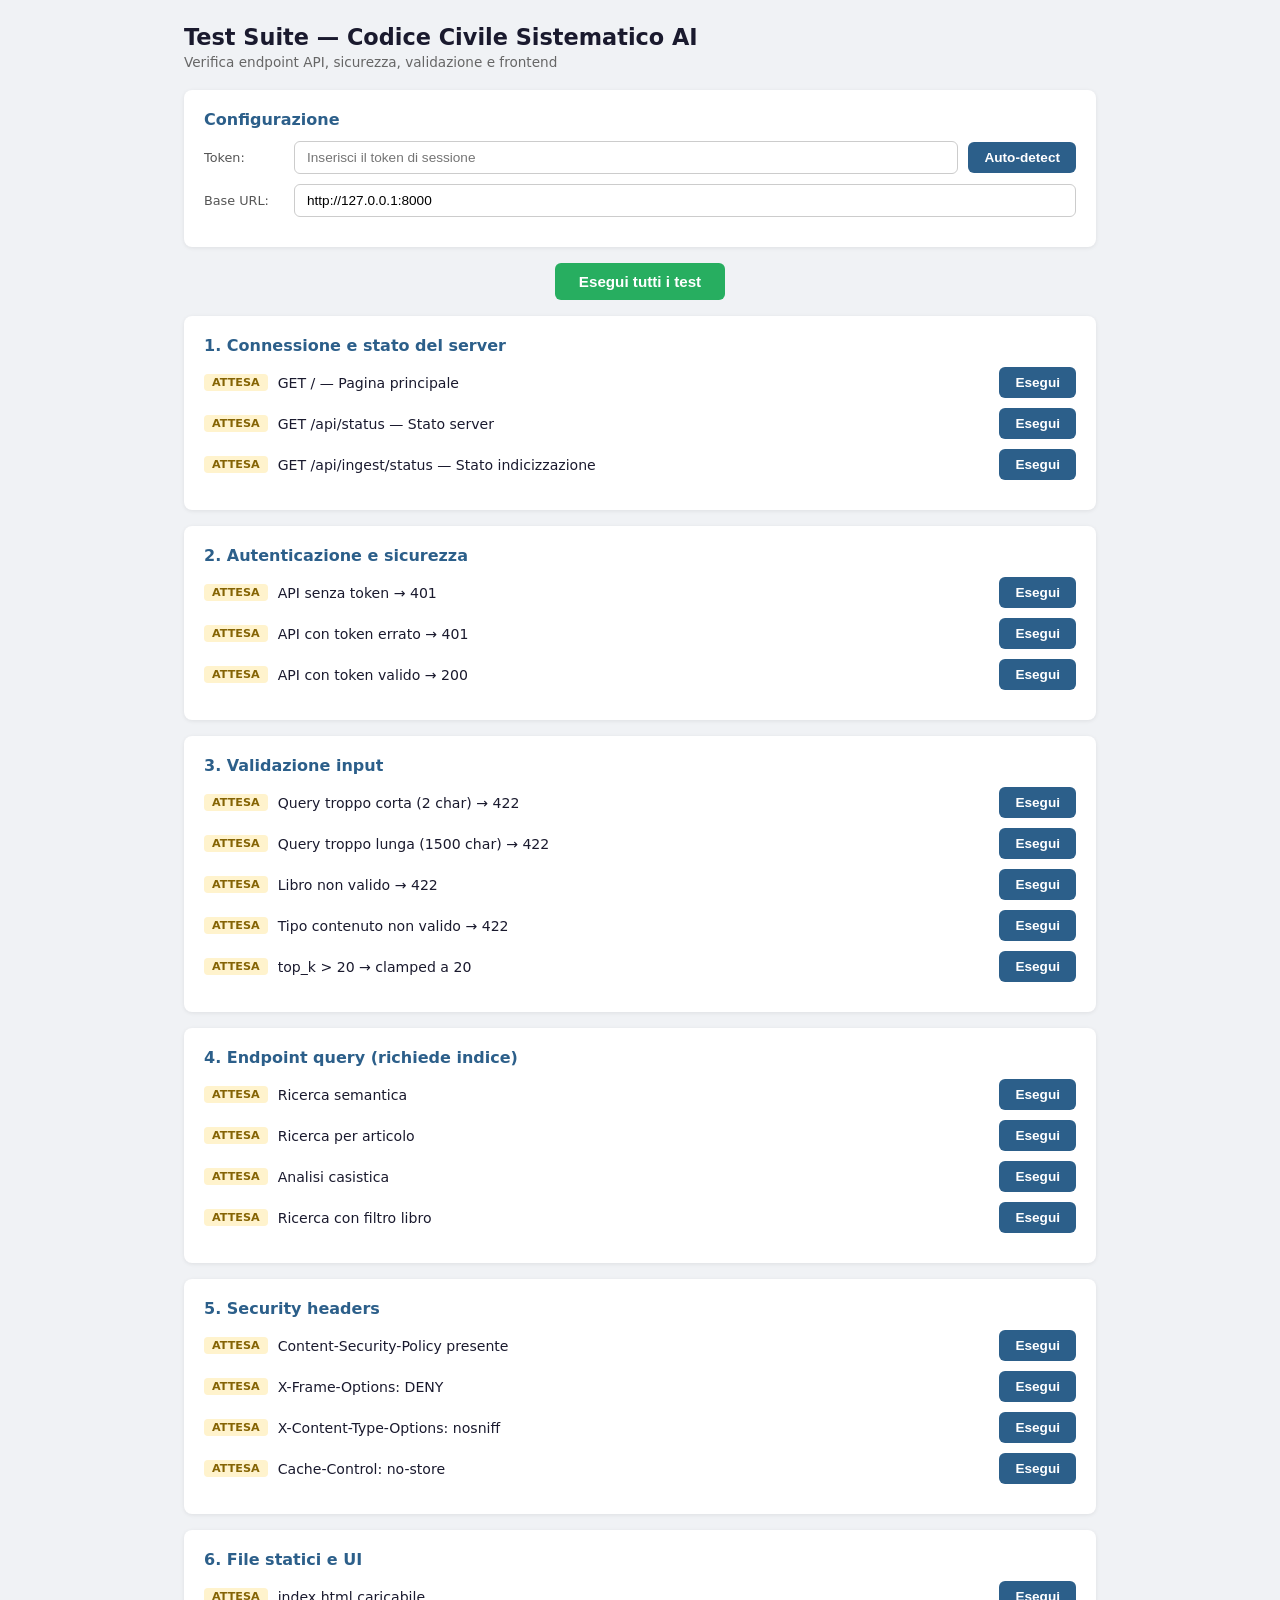
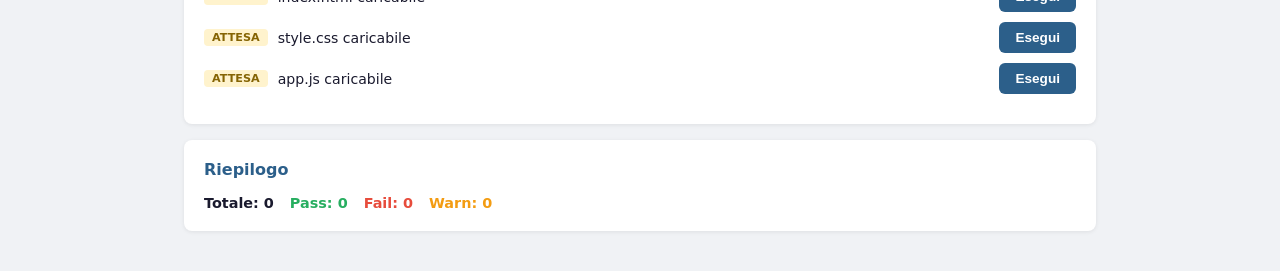
<file: codice-civile-ai/static/test.html>
<!DOCTYPE html>
<html lang="it">
<head>
    <meta charset="UTF-8">
    <meta name="viewport" content="width=device-width, initial-scale=1.0">
    <title>Test — Codice Civile AI</title>
    <style>
        * { margin: 0; padding: 0; box-sizing: border-box; }
        body {
            font-family: "Segoe UI", system-ui, sans-serif;
            background: #f0f2f5;
            color: #1a1a2e;
            padding: 24px;
            max-width: 960px;
            margin: 0 auto;
        }
        h1 { font-size: 1.4rem; margin-bottom: 4px; }
        .subtitle { color: #666; font-size: 0.85rem; margin-bottom: 20px; }
        .section { background: #fff; border-radius: 8px; padding: 20px; margin-bottom: 16px; box-shadow: 0 1px 4px rgba(0,0,0,0.08); }
        .section h2 { font-size: 1rem; margin-bottom: 12px; color: #2c5f8a; }
        .test-row { display: flex; align-items: center; gap: 10px; margin-bottom: 10px; flex-wrap: wrap; }
        .test-row label { font-size: 0.8rem; color: #555; min-width: 80px; }
        button {
            padding: 8px 16px; border: none; border-radius: 6px;
            font-size: 0.85rem; font-weight: 600; cursor: pointer;
            transition: background 0.15s, transform 0.1s;
        }
        button:active { transform: scale(0.97); }
        .btn-run { background: #2c5f8a; color: #fff; }
        .btn-run:hover { background: #1e4a6e; }
        .btn-all { background: #27ae60; color: #fff; font-size: 0.95rem; padding: 10px 24px; }
        .btn-all:hover { background: #1e8e4e; }
        .result-box {
            background: #f8f9fa; border: 1px solid #e0e0e0; border-radius: 6px;
            padding: 12px; margin-top: 8px; font-size: 0.8rem;
            font-family: "Cascadia Code", "Fira Code", monospace;
            white-space: pre-wrap; word-break: break-word;
            max-height: 250px; overflow-y: auto; display: none;
        }
        .pass { border-left: 4px solid #27ae60; }
        .fail { border-left: 4px solid #e74c3c; }
        .warn { border-left: 4px solid #f39c12; }
        .status-badge {
            display: inline-block; padding: 2px 8px; border-radius: 4px;
            font-size: 0.7rem; font-weight: 700; text-transform: uppercase;
        }
        .badge-pass { background: #d4edda; color: #155724; }
        .badge-fail { background: #f8d7da; color: #721c24; }
        .badge-wait { background: #fff3cd; color: #856404; }
        .badge-run  { background: #d1ecf1; color: #0c5460; }
        .summary { display: flex; gap: 16px; align-items: center; margin-top: 16px; flex-wrap: wrap; }
        .summary span { font-size: 0.9rem; font-weight: 600; }
        input[type="text"] {
            padding: 8px 12px; border: 1px solid #ccc; border-radius: 6px;
            font-size: 0.85rem; flex: 1; min-width: 200px;
        }
        .grid-2 { display: grid; grid-template-columns: 1fr 1fr; gap: 10px; }
        @media (max-width: 640px) { .grid-2 { grid-template-columns: 1fr; } }
        hr { border: none; border-top: 1px solid #eee; margin: 12px 0; }
        #token-input { width: 340px; }
    </style>
</head>
<body>

<h1>Test Suite — Codice Civile Sistematico AI</h1>
<p class="subtitle">Verifica endpoint API, sicurezza, validazione e frontend</p>

<!-- Token config -->
<div class="section">
    <h2>Configurazione</h2>
    <div class="test-row">
        <label>Token:</label>
        <input type="text" id="token-input" value="" placeholder="Inserisci il token di sessione">
        <button class="btn-run" onclick="loadToken()">Auto-detect</button>
    </div>
    <div class="test-row">
        <label>Base URL:</label>
        <input type="text" id="base-url" value="http://127.0.0.1:8000" style="width:260px">
    </div>
</div>

<!-- Run all -->
<div style="text-align:center; margin: 16px 0;">
    <button class="btn-all" onclick="runAll()">Esegui tutti i test</button>
</div>

<!-- Test groups -->
<div class="section">
    <h2>1. Connessione e stato del server</h2>
    <div id="grp-server"></div>
</div>

<div class="section">
    <h2>2. Autenticazione e sicurezza</h2>
    <div id="grp-auth"></div>
</div>

<div class="section">
    <h2>3. Validazione input</h2>
    <div id="grp-validation"></div>
</div>

<div class="section">
    <h2>4. Endpoint query (richiede indice)</h2>
    <div id="grp-query"></div>
</div>

<div class="section">
    <h2>5. Security headers</h2>
    <div id="grp-headers"></div>
</div>

<div class="section">
    <h2>6. File statici e UI</h2>
    <div id="grp-static"></div>
</div>

<!-- Summary -->
<div class="section">
    <h2>Riepilogo</h2>
    <div id="summary" class="summary">
        <span>Totale: <span id="s-total">0</span></span>
        <span style="color:#27ae60">Pass: <span id="s-pass">0</span></span>
        <span style="color:#e74c3c">Fail: <span id="s-fail">0</span></span>
        <span style="color:#f39c12">Warn: <span id="s-warn">0</span></span>
    </div>
</div>

<script>
"use strict";

const BASE = () => document.getElementById("base-url").value.replace(/\/+$/, "");
const TOKEN = () => document.getElementById("token-input").value;

// ---- Test definitions ----
const tests = [
    // Group 1: Server
    { group: "grp-server", id: "srv-root", name: "GET / — Pagina principale", fn: testRoot },
    { group: "grp-server", id: "srv-status", name: "GET /api/status — Stato server", fn: testStatus },
    { group: "grp-server", id: "srv-ingest-status", name: "GET /api/ingest/status — Stato indicizzazione", fn: testIngestStatus },

    // Group 2: Auth
    { group: "grp-auth", id: "auth-no-token", name: "API senza token → 401", fn: testNoToken },
    { group: "grp-auth", id: "auth-bad-token", name: "API con token errato → 401", fn: testBadToken },
    { group: "grp-auth", id: "auth-valid-token", name: "API con token valido → 200", fn: testValidToken },

    // Group 3: Validation
    { group: "grp-validation", id: "val-short", name: "Query troppo corta (2 char) → 422", fn: testQueryShort },
    { group: "grp-validation", id: "val-long", name: "Query troppo lunga (1500 char) → 422", fn: testQueryLong },
    { group: "grp-validation", id: "val-bad-libro", name: "Libro non valido → 422", fn: testBadLibro },
    { group: "grp-validation", id: "val-bad-tipo", name: "Tipo contenuto non valido → 422", fn: testBadTipo },
    { group: "grp-validation", id: "val-topk-clamp", name: "top_k > 20 → clamped a 20", fn: testTopKClamp },

    // Group 4: Query (index dependent)
    { group: "grp-query", id: "q-search", name: "Ricerca semantica", fn: testSearchQuery },
    { group: "grp-query", id: "q-articolo", name: "Ricerca per articolo", fn: testArticoloQuery },
    { group: "grp-query", id: "q-casistica", name: "Analisi casistica", fn: testCasisticaQuery },
    { group: "grp-query", id: "q-filtered", name: "Ricerca con filtro libro", fn: testFilteredQuery },

    // Group 5: Headers
    { group: "grp-headers", id: "hdr-csp", name: "Content-Security-Policy presente", fn: testCSP },
    { group: "grp-headers", id: "hdr-frame", name: "X-Frame-Options: DENY", fn: testXFrame },
    { group: "grp-headers", id: "hdr-nosniff", name: "X-Content-Type-Options: nosniff", fn: testNoSniff },
    { group: "grp-headers", id: "hdr-cache", name: "Cache-Control: no-store", fn: testCacheControl },

    // Group 6: Static
    { group: "grp-static", id: "st-html", name: "index.html caricabile", fn: testIndexHTML },
    { group: "grp-static", id: "st-css", name: "style.css caricabile", fn: testCSS },
    { group: "grp-static", id: "st-js", name: "app.js caricabile", fn: testJS },
];

// ---- Render test rows ----
function renderTests() {
    const groups = {};
    tests.forEach(t => {
        if (!groups[t.group]) groups[t.group] = [];
        groups[t.group].push(t);
    });
    for (const [gid, items] of Object.entries(groups)) {
        const container = document.getElementById(gid);
        container.innerHTML = items.map(t => `
            <div class="test-item" id="item-${t.id}">
                <div class="test-row">
                    <span class="status-badge badge-wait" id="badge-${t.id}">attesa</span>
                    <span style="font-size:0.88rem; flex:1">${t.name}</span>
                    <button class="btn-run" onclick="runSingle('${t.id}')">Esegui</button>
                </div>
                <div class="result-box" id="result-${t.id}"></div>
            </div>
        `).join("");
    }
}

// ---- Helpers ----
function setBadge(id, status) {
    const el = document.getElementById("badge-" + id);
    el.className = "status-badge badge-" + status;
    el.textContent = { pass: "pass", fail: "fail", warn: "warn", run: "..." }[status];
}

function setResult(id, text, cls) {
    const el = document.getElementById("result-" + id);
    el.style.display = "block";
    el.textContent = text;
    el.className = "result-box " + cls;
}

async function apiFetch(path, opts = {}) {
    const url = BASE() + path;
    return fetch(url, opts);
}

function authHeaders() {
    return { "Content-Type": "application/json", "X-Session-Token": TOKEN() };
}

function updateSummary() {
    let pass = 0, fail = 0, warn = 0;
    tests.forEach(t => {
        const b = document.getElementById("badge-" + t.id);
        if (b.classList.contains("badge-pass")) pass++;
        else if (b.classList.contains("badge-fail")) fail++;
        else if (b.classList.contains("badge-warn")) warn++;
    });
    document.getElementById("s-total").textContent = tests.length;
    document.getElementById("s-pass").textContent = pass;
    document.getElementById("s-fail").textContent = fail;
    document.getElementById("s-warn").textContent = warn;
}

// ---- Test implementations ----

async function testRoot() {
    const r = await apiFetch("/");
    const text = await r.text();
    if (r.ok && text.includes("Codice Civile")) return { ok: true, msg: `HTTP ${r.status} — HTML ricevuto (${text.length} bytes)` };
    return { ok: false, msg: `HTTP ${r.status}` };
}

async function testStatus() {
    const r = await apiFetch("/api/status?token=" + TOKEN());
    const data = await r.json();
    if (r.ok && data.ingest !== undefined)
        return { ok: true, msg: JSON.stringify(data, null, 2) };
    return { ok: false, msg: `HTTP ${r.status}\n${JSON.stringify(data, null, 2)}` };
}

async function testIngestStatus() {
    const r = await apiFetch("/api/ingest/status?token=" + TOKEN());
    const data = await r.json();
    if (r.ok && data.status !== undefined)
        return { ok: true, msg: JSON.stringify(data, null, 2) };
    return { ok: false, msg: `HTTP ${r.status}` };
}

async function testNoToken() {
    const r = await apiFetch("/api/status");
    if (r.status === 401) return { ok: true, msg: "401 — Accesso negato correttamente senza token" };
    return { ok: false, msg: `Atteso 401, ricevuto ${r.status}` };
}

async function testBadToken() {
    const r = await apiFetch("/api/status?token=token-falso-12345");
    if (r.status === 401) return { ok: true, msg: "401 — Token errato rifiutato correttamente" };
    return { ok: false, msg: `Atteso 401, ricevuto ${r.status}` };
}

async function testValidToken() {
    const r = await apiFetch("/api/status?token=" + TOKEN());
    if (r.ok) return { ok: true, msg: `200 — Token valido accettato` };
    return { ok: false, msg: `Atteso 200, ricevuto ${r.status}` };
}

async function testQueryShort() {
    const r = await apiFetch("/api/query?token=" + TOKEN(), {
        method: "POST", headers: authHeaders(),
        body: JSON.stringify({ question: "ab" }),
    });
    if (r.status === 422) {
        const d = await r.json();
        return { ok: true, msg: `422 — Validazione: ${d.detail?.[0]?.msg || JSON.stringify(d)}` };
    }
    return { ok: false, msg: `Atteso 422, ricevuto ${r.status}` };
}

async function testQueryLong() {
    const r = await apiFetch("/api/query?token=" + TOKEN(), {
        method: "POST", headers: authHeaders(),
        body: JSON.stringify({ question: "x".repeat(1500) }),
    });
    if (r.status === 422) return { ok: true, msg: "422 — Query lunga rifiutata" };
    return { ok: false, msg: `Atteso 422, ricevuto ${r.status}` };
}

async function testBadLibro() {
    const r = await apiFetch("/api/query?token=" + TOKEN(), {
        method: "POST", headers: authHeaders(),
        body: JSON.stringify({ question: "test query", libro_filter: "INVALIDO" }),
    });
    if (r.status === 422) return { ok: true, msg: "422 — Libro non valido rifiutato" };
    return { ok: false, msg: `Atteso 422, ricevuto ${r.status}` };
}

async function testBadTipo() {
    const r = await apiFetch("/api/query?token=" + TOKEN(), {
        method: "POST", headers: authHeaders(),
        body: JSON.stringify({ question: "test query", tipo_filter: "FAKE" }),
    });
    if (r.status === 422) return { ok: true, msg: "422 — Tipo contenuto non valido rifiutato" };
    return { ok: false, msg: `Atteso 422, ricevuto ${r.status}` };
}

async function testTopKClamp() {
    // This test validates that top_k is accepted (clamped happens server-side)
    const r = await apiFetch("/api/query?token=" + TOKEN(), {
        method: "POST", headers: authHeaders(),
        body: JSON.stringify({ question: "test query valida", top_k: 50 }),
    });
    // 503 means index not ready but input was accepted (not 422)
    if (r.status === 503 || r.ok) return { ok: true, msg: `${r.status} — top_k=50 accettato (clamped a 20 internamente)` };
    if (r.status === 422) return { ok: false, msg: "422 — top_k avrebbe dovuto essere clampato, non rifiutato" };
    return { ok: false, msg: `Risposta inattesa: ${r.status}` };
}

async function testSearchQuery() {
    const r = await apiFetch("/api/query?token=" + TOKEN(), {
        method: "POST", headers: authHeaders(),
        body: JSON.stringify({ question: "usufrutto su immobile", mode: "search" }),
    });
    const data = await r.json();
    if (r.status === 503) return { ok: "warn", msg: "503 — Indice non disponibile (PDF non caricato)\n" + JSON.stringify(data, null, 2) };
    if (r.ok && data.results) return { ok: true, msg: `${data.results.length} risultati\n${JSON.stringify(data, null, 2).slice(0, 500)}` };
    return { ok: false, msg: `HTTP ${r.status}\n${JSON.stringify(data, null, 2)}` };
}

async function testArticoloQuery() {
    const r = await apiFetch("/api/query?token=" + TOKEN(), {
        method: "POST", headers: authHeaders(),
        body: JSON.stringify({ question: "art. 1453", mode: "articolo" }),
    });
    const data = await r.json();
    if (r.status === 503) return { ok: "warn", msg: "503 — Indice non disponibile (PDF non caricato)" };
    if (r.ok && data.results) return { ok: true, msg: `${data.results.length} risultati` };
    return { ok: false, msg: `HTTP ${r.status}` };
}

async function testCasisticaQuery() {
    const r = await apiFetch("/api/query?token=" + TOKEN(), {
        method: "POST", headers: authHeaders(),
        body: JSON.stringify({ question: "Il mio inquilino non paga da 3 mesi", mode: "casistica" }),
    });
    const data = await r.json();
    if (r.status === 503) return { ok: "warn", msg: "503 — Indice non disponibile (PDF non caricato)" };
    if (r.ok && data.answer) return { ok: true, msg: `Risposta LLM: ${data.answer.slice(0, 200)}...` };
    return { ok: false, msg: `HTTP ${r.status}` };
}

async function testFilteredQuery() {
    const r = await apiFetch("/api/query?token=" + TOKEN(), {
        method: "POST", headers: authHeaders(),
        body: JSON.stringify({ question: "caparra confirmatoria", libro_filter: "LIBRO QUARTO" }),
    });
    const data = await r.json();
    if (r.status === 503) return { ok: "warn", msg: "503 — Indice non disponibile (PDF non caricato)" };
    if (r.ok) return { ok: true, msg: `Filtro libro applicato — ${data.results?.length || 0} risultati` };
    return { ok: false, msg: `HTTP ${r.status}` };
}

async function testCSP() {
    const r = await apiFetch("/api/status?token=" + TOKEN());
    const csp = r.headers.get("content-security-policy");
    if (csp && csp.includes("default-src")) return { ok: true, msg: `CSP: ${csp}` };
    return { ok: false, msg: "Header Content-Security-Policy non trovato" };
}

async function testXFrame() {
    const r = await apiFetch("/api/status?token=" + TOKEN());
    const v = r.headers.get("x-frame-options");
    if (v === "DENY") return { ok: true, msg: "X-Frame-Options: DENY" };
    return { ok: false, msg: `X-Frame-Options: ${v || "MANCANTE"}` };
}

async function testNoSniff() {
    const r = await apiFetch("/api/status?token=" + TOKEN());
    const v = r.headers.get("x-content-type-options");
    if (v === "nosniff") return { ok: true, msg: "X-Content-Type-Options: nosniff" };
    return { ok: false, msg: `Valore: ${v || "MANCANTE"}` };
}

async function testCacheControl() {
    const r = await apiFetch("/api/status?token=" + TOKEN());
    const v = r.headers.get("cache-control");
    if (v && v.includes("no-store")) return { ok: true, msg: `Cache-Control: ${v}` };
    return { ok: false, msg: `Valore: ${v || "MANCANTE"}` };
}

async function testIndexHTML() {
    const r = await apiFetch("/static/index.html");
    if (r.ok) { const t = await r.text(); return { ok: true, msg: `200 — ${t.length} bytes` }; }
    return { ok: false, msg: `HTTP ${r.status}` };
}

async function testCSS() {
    const r = await apiFetch("/static/style.css");
    if (r.ok) { const t = await r.text(); return { ok: true, msg: `200 — ${t.length} bytes` }; }
    return { ok: false, msg: `HTTP ${r.status}` };
}

async function testJS() {
    const r = await apiFetch("/static/app.js");
    if (r.ok) { const t = await r.text(); return { ok: true, msg: `200 — ${t.length} bytes` }; }
    return { ok: false, msg: `HTTP ${r.status}` };
}

// ---- Run logic ----
async function runSingle(id) {
    const t = tests.find(x => x.id === id);
    if (!t) return;
    setBadge(id, "run");
    try {
        const res = await t.fn();
        if (res.ok === true) { setBadge(id, "pass"); setResult(id, res.msg, "pass"); }
        else if (res.ok === "warn") { setBadge(id, "warn"); setResult(id, res.msg, "warn"); }
        else { setBadge(id, "fail"); setResult(id, res.msg, "fail"); }
    } catch (e) {
        setBadge(id, "fail");
        setResult(id, "Errore: " + e.message, "fail");
    }
    updateSummary();
}

async function runAll() {
    for (const t of tests) {
        await runSingle(t.id);
    }
}

async function loadToken() {
    try {
        const r = await fetch(BASE() + "/api/status");
        if (r.ok) {
            const d = await r.json();
            if (d.token) { document.getElementById("token-input").value = d.token; return; }
        }
    } catch (e) {}
    // Try extracting from parent page URL
    const params = new URLSearchParams(window.location.search);
    const t = params.get("token");
    if (t) document.getElementById("token-input").value = t;
    else alert("Token non trovato automaticamente. Inseriscilo manualmente.");
}

// Init
renderTests();

// Auto-load token from query string
(function() {
    const params = new URLSearchParams(window.location.search);
    const t = params.get("token");
    if (t) document.getElementById("token-input").value = t;
})();
</script>
</body>
</html>
</file>
